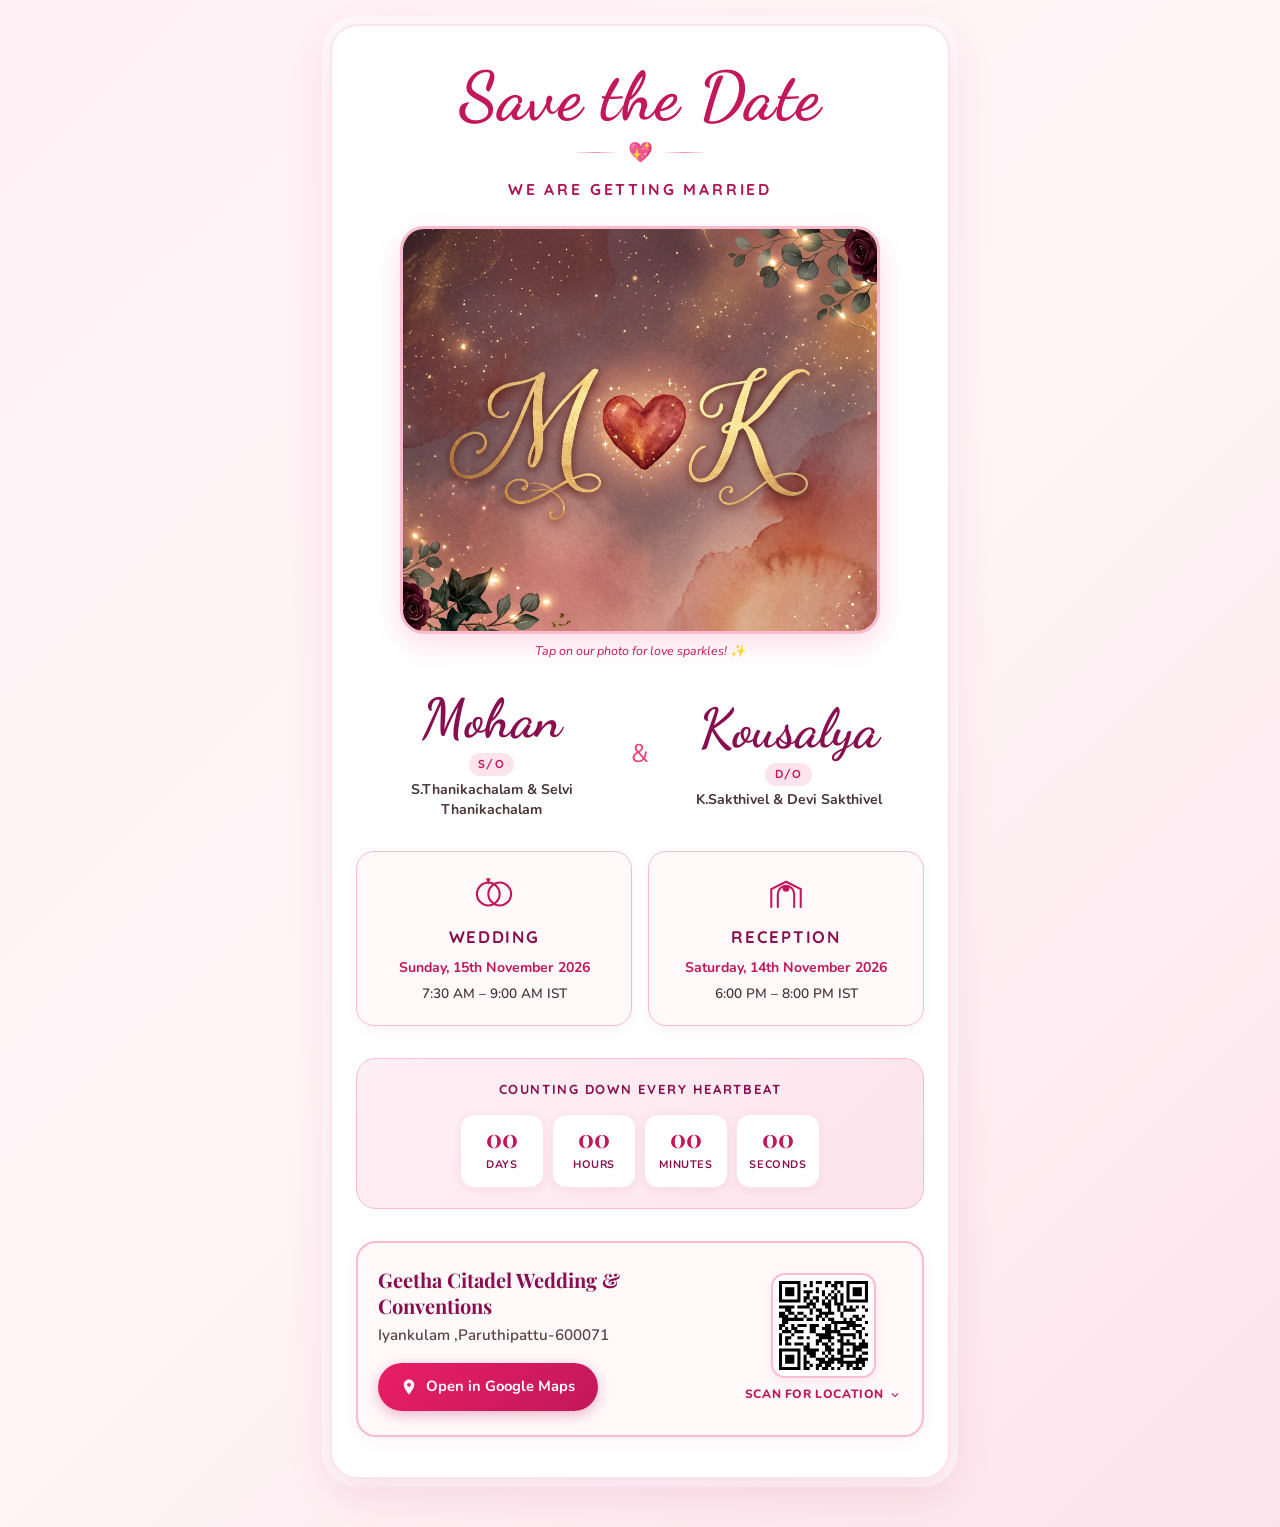
<file: index.html>
<!DOCTYPE html>
<html lang="en">
<head>
  <meta charset="UTF-8">
  <meta name="viewport" content="width=device-width, initial-scale=1.0, viewport-fit=cover">
  <title>Save the Date | Kousalya &amp; Mohan | Romantic Wedding Invitation</title>
  
  <meta name="description" content="Save the Date for the wedding of Kousalya and Mohan. Sunday, 15th November 2026 at Geetha Citadel Wedding &amp; Conventions.">
  <meta name="theme-color" content="#C2185B">

  <meta property="og:title" content="Save the Date — Kousalya &amp; Mohan">
  <meta property="og:description" content="We are getting married! Sunday, 15th November 2026 at Geetha Citadel Wedding &amp; Conventions.">
  <meta property="og:image" content="./assets/couple.jpg">
  <meta property="og:type" content="website">

  <link rel="icon" type="image/svg+xml" href="./assets/favicon.svg">

  <link rel="preconnect" href="https://fonts.googleapis.com">
  <link rel="preconnect" href="https://fonts.gstatic.com" crossorigin>
  <link href="https://fonts.googleapis.com/css2?family=Dancing+Script:wght@600;700&family=Nunito:wght@400;600;700;800&family=Playfair+Display:ital,wght@0,600;0,700;1,400&family=Quicksand:wght@500;600;700&display=swap" rel="stylesheet">

  <style>
    *, *::before, *::after { box-sizing: border-box; margin: 0; padding: 0; }
    :root {
      --font-romantic-script: 'Dancing Script', cursive;
      --font-heading-warm: 'Playfair Display', Georgia, serif;
      --color-rose-deep: #C2185B;
      --color-rose-gold: #D8829D;
    }

    body {
      background: linear-gradient(135deg, #FFF0F5 0%, #FFF5F7 50%, #FCE4EC 100%);
      min-height: 100vh;
      color: #4A3539;
      font-family: 'Nunito', -apple-system, sans-serif;
      line-height: 1.6;
    }

    .romantic-card-container {
      max-width: 620px;
      margin: 1.5rem auto 3rem;
      background: #FFFFFF;
      border-radius: 28px;
      padding: 2.25rem 1.5rem 2.5rem;
      box-shadow: 0 16px 45px rgba(194, 24, 91, 0.12), 0 0 0 8px rgba(255, 255, 255, 0.7);
      border: 2px solid #FCE4EC;
      position: relative;
      overflow: hidden;
    }

    .romantic-header-box { text-align: center; margin-bottom: 1.5rem; }
    .romantic-script-title {
      font-family: var(--font-romantic-script);
      font-size: clamp(3rem, 9vw, 4.2rem);
      color: var(--color-rose-deep);
      line-height: 1.05;
      margin: 0;
      letter-spacing: 0.02em;
    }

    .heart-divider-row {
      display: flex;
      align-items: center;
      justify-content: center;
      gap: 0.6rem;
      margin: 0.25rem 0 0.5rem;
    }

    .heart-pulse {
      font-size: 1.25rem;
      animation: gentleHeartBeat 1.8s ease-in-out infinite;
      display: inline-block;
    }

    @keyframes gentleHeartBeat {
      0%, 100% { transform: scale(1); }
      50% { transform: scale(1.15); }
    }

    .rose-line {
      height: 1.5px;
      width: 45px;
      background: linear-gradient(90deg, transparent, #F48FB1, transparent);
    }

    .romantic-subtag {
      font-family: 'Quicksand', sans-serif;
      font-size: clamp(0.85rem, 2.5vw, 0.98rem);
      font-weight: 700;
      letter-spacing: 0.18em;
      text-transform: uppercase;
      color: #AD1457;
      margin: 0;
    }

    .romantic-portrait-section {
      text-align: center;
      margin-bottom: 1.75rem;
      position: relative;
    }

    .romantic-photo-frame {
      border-radius: 24px;
      overflow: hidden;
      border: 3.5px solid #F8BBD0;
      box-shadow: 0 10px 28px rgba(233, 30, 99, 0.15);
      background: #FFF;
      max-width: 480px;
      margin: 0 auto;
      aspect-ratio: 4 / 3.4;
      cursor: pointer;
    }

    .romantic-photo-frame img {
      width: 100%;
      height: 100%;
      object-fit: cover;
      object-position: center top;
      display: block;
      transition: transform 0.4s ease;
    }

    .romantic-photo-frame:hover img { transform: scale(1.02); }

    .sparkle-hint {
      font-size: 0.78rem;
      color: #C2185B;
      font-style: italic;
      margin-top: 0.45rem;
    }

    .romantic-names-grid {
      display: grid;
      grid-template-columns: 1fr auto 1fr;
      align-items: center;
      gap: 0.75rem;
      text-align: center;
      margin-bottom: 2rem;
      padding: 0 0.5rem;
    }

    .romantic-person-name {
      font-family: var(--font-romantic-script);
      font-size: clamp(2.5rem, 7vw, 3.4rem);
      color: #880E4F;
      line-height: 1.1;
      margin: 0 0 0.15rem;
    }

    .romantic-parent-badge {
      font-family: 'Quicksand', sans-serif;
      font-size: 0.72rem;
      font-weight: 700;
      color: #C2185B;
      text-transform: uppercase;
      letter-spacing: 0.1em;
      background: #FCE4EC;
      padding: 0.15rem 0.6rem;
      border-radius: 12px;
      display: inline-block;
      margin-bottom: 0.25rem;
    }

    .romantic-parent-names {
      font-size: 0.88rem;
      font-weight: 700;
      color: #4A3539;
      line-height: 1.4;
    }

    .romantic-center-heart { font-size: 1.6rem; color: #EC407A; }

    .romantic-events-grid {
      display: grid;
      grid-template-columns: 1fr 1fr;
      gap: 1rem;
      margin-bottom: 2rem;
    }

    .romantic-event-card {
      background: #FFF9FA;
      border: 1.5px solid #F8BBD0;
      border-radius: 18px;
      padding: 1.25rem 0.75rem;
      text-align: center;
      box-shadow: 0 4px 14px rgba(194, 24, 91, 0.05);
    }

    .romantic-event-icon {
      width: 44px;
      height: 44px;
      margin: 0 auto 0.5rem;
      display: flex;
      align-items: center;
      justify-content: center;
    }

    .romantic-event-title {
      font-family: 'Quicksand', sans-serif;
      font-size: 1.05rem;
      font-weight: 800;
      letter-spacing: 0.1em;
      color: #880E4F;
      margin-bottom: 0.35rem;
      text-transform: uppercase;
    }

    .romantic-event-date {
      font-size: 0.88rem;
      font-weight: 700;
      color: #C2185B;
      margin-bottom: 0.25rem;
    }

    .romantic-event-time { font-size: 0.85rem; font-weight: 600; color: #4A3539; }

    .romantic-countdown-box {
      background: linear-gradient(135deg, #FFF0F5, #FCE4EC);
      border-radius: 20px;
      padding: 1.25rem 1rem;
      text-align: center;
      margin-bottom: 2rem;
      border: 1px solid #F8BBD0;
    }

    .romantic-countdown-heading {
      font-family: 'Quicksand', sans-serif;
      font-size: 0.82rem;
      font-weight: 700;
      letter-spacing: 0.12em;
      text-transform: uppercase;
      color: #880E4F;
      margin-bottom: 0.85rem;
    }

    .romantic-countdown-grid {
      display: grid;
      grid-template-columns: repeat(4, 1fr);
      gap: 0.5rem;
      max-width: 360px;
      margin: 0 auto;
    }

    .romantic-count-pill {
      background: #FFFFFF;
      border-radius: 14px;
      padding: 0.6rem 0.3rem;
      box-shadow: 0 2px 8px rgba(194, 24, 91, 0.08);
      border: 1px solid #FCE4EC;
    }

    .romantic-count-num {
      font-family: var(--font-heading-warm);
      font-size: 1.55rem;
      font-weight: 700;
      color: #C2185B;
      display: block;
      line-height: 1.1;
    }

    .romantic-count-lbl {
      font-size: 0.68rem;
      font-weight: 700;
      color: #880E4F;
      text-transform: uppercase;
      letter-spacing: 0.06em;
      margin-top: 0.2rem;
    }

    /* Location & QR Code (NO "Venue" word!) */
    .romantic-location-card {
      background: #FFF9FA;
      border: 2px solid #F8BBD0;
      border-radius: 20px;
      padding: 1.5rem 1.25rem;
      box-shadow: 0 4px 18px rgba(194, 24, 91, 0.06);
    }

    .romantic-location-flex {
      display: flex;
      flex-direction: column;
      align-items: center;
      text-align: center;
      gap: 1.25rem;
    }

    @media (min-width: 480px) {
      .romantic-location-flex {
        flex-direction: row;
        text-align: left;
        justify-content: space-between;
      }
    }

    .romantic-loc-text { flex: 1; }

    .romantic-hall-title {
      font-family: var(--font-heading-warm);
      font-size: 1.25rem;
      font-weight: 700;
      color: #880E4F;
      line-height: 1.3;
      margin-bottom: 0.35rem;
    }

    .romantic-hall-address {
      font-size: 0.95rem;
      color: #5A4247;
      font-weight: 600;
      line-height: 1.5;
      margin-bottom: 1rem;
    }

    .btn-romantic-directions {
      display: inline-flex;
      align-items: center;
      gap: 0.5rem;
      background: linear-gradient(135deg, #E91E63, #C2185B);
      color: #FFFFFF;
      font-weight: 700;
      font-size: 0.92rem;
      padding: 0.75rem 1.4rem;
      border-radius: 50px;
      text-decoration: none;
      box-shadow: 0 4px 14px rgba(194, 24, 91, 0.3);
    }

    .btn-romantic-directions:hover { background: #D81B60; }

    .romantic-qr-col {
      display: flex;
      flex-direction: column;
      align-items: center;
      flex-shrink: 0;
    }

    .romantic-qr-box {
      width: 105px;
      height: 105px;
      border: 2px solid #F8BBD0;
      border-radius: 14px;
      padding: 6px;
      background: #FFFFFF;
      box-shadow: 0 4px 12px rgba(194, 24, 91, 0.08);
      display: flex;
      align-items: center;
      justify-content: center;
    }

    .romantic-qr-box img { width: 100%; height: 100%; display: block; }

    .romantic-qr-label {
      display: flex;
      align-items: center;
      gap: 0.25rem;
      font-size: 0.75rem;
      font-weight: 800;
      color: #C2185B;
      text-transform: uppercase;
      letter-spacing: 0.05em;
      margin-top: 0.45rem;
    }

    @media (max-width: 440px) {
      .romantic-events-grid { grid-template-columns: 1fr; }
      .romantic-names-grid { grid-template-columns: 1fr; gap: 1.25rem; }
    }
  </style>
</head>
<body>

  <main class="romantic-card-container">

    <header class="romantic-header-box">
      <h1 class="romantic-script-title">Save the Date</h1>
      
      <div class="heart-divider-row" aria-hidden="true">
        <span class="rose-line"></span>
        <span class="heart-pulse">💖</span>
        <span class="rose-line"></span>
      </div>

      <p class="romantic-subtag">WE ARE GETTING MARRIED</p>
    </header>

    <section class="romantic-portrait-section" aria-label="Photograph of the Couple">
      <div class="romantic-photo-frame js-tap-hearts" title="Tap our photo for love!">
        <img src="./assets/couple.jpg" alt="Photograph of Bride Kousalya and Groom Mohan together">
      </div>
      <p class="sparkle-hint">Tap on our photo for love sparkles! ✨</p>
    </section>

    <section class="romantic-names-grid" aria-label="Couple and Parents">
            <div>
        <h2 class="romantic-person-name">Mohan</h2>
        <span class="romantic-parent-badge">S/O</span>
        <p class="romantic-parent-names">S.Thanikachalam &amp; Selvi Thanikachalam</p>
      </div>
      <div class="romantic-center-heart" aria-hidden="true">&amp;</div>

      <div>
        <h2 class="romantic-person-name">Kousalya</h2>
        <span class="romantic-parent-badge">D/O</span>
        <p class="romantic-parent-names">K.Sakthivel &amp; Devi Sakthivel</p>
      </div>

    </section>

    <section class="romantic-events-grid" aria-label="Wedding and Reception Events">
      <article class="romantic-event-card">
        <div class="romantic-event-icon" aria-hidden="true">
          <svg viewBox="0 0 54 44" width="44" height="36" fill="none" stroke="#C2185B" stroke-width="2.5">
            <circle cx="20" cy="22" r="14"/>
            <circle cx="34" cy="22" r="14"/>
            <path d="M20 7l1-3h-2l1 3z" fill="#C2185B"/>
          </svg>
        </div>
        <h3 class="romantic-event-title">WEDDING</h3>
        <p class="romantic-event-date">Sunday, 15th November 2026</p>
        <p class="romantic-event-time">7:30 AM – 9:00 AM IST</p>
      </article>

      <article class="romantic-event-card">
        <div class="romantic-event-icon" aria-hidden="true">
          <svg viewBox="0 0 48 44" width="40" height="36" fill="none" stroke="#C2185B" stroke-width="2.5">
            <path d="M6 38V16l18-9 18 9v22" stroke-linecap="round"/>
            <path d="M14 38V22a10 10 0 0 1 20 0v16" stroke-linecap="round"/>
            <circle cx="24" cy="15" r="3" fill="#C2185B"/>
          </svg>
        </div>
        <h3 class="romantic-event-title">RECEPTION</h3>
        <p class="romantic-event-date">Saturday, 14th November 2026</p>
        <p class="romantic-event-time">6:00 PM – 8:00 PM IST</p>
      </article>
    </section>

    <section class="romantic-countdown-box" id="wedding-countdown" aria-label="Countdown to Wedding">
      <p class="romantic-countdown-heading">Counting Down Every Heartbeat</p>
      
      <div class="romantic-countdown-grid">
        <div class="romantic-count-pill">
          <span class="romantic-count-num countdown-days">00</span>
          <span class="romantic-count-lbl">Days</span>
        </div>
        <div class="romantic-count-pill">
          <span class="romantic-count-num countdown-hours">00</span>
          <span class="romantic-count-lbl">Hours</span>
        </div>
        <div class="romantic-count-pill">
          <span class="romantic-count-num countdown-minutes">00</span>
          <span class="romantic-count-lbl">Minutes</span>
        </div>
        <div class="romantic-count-pill">
          <span class="romantic-count-num countdown-seconds">00</span>
          <span class="romantic-count-lbl">Seconds</span>
        </div>
      </div>
    </section>

    <!-- Location & QR Code (NO "Venue" word!) -->
    <section class="romantic-location-card" aria-label="Location and Directions">
      <div class="romantic-location-flex">
        <div class="romantic-loc-text">
          <h2 class="romantic-hall-title">Geetha Citadel Wedding &amp; Conventions</h2>
          <p class="romantic-hall-address">Iyankulam ,Paruthipattu-600071</p>
          
          <a href="https://share.google/IbbWh7woegGU9tjHQ" target="_blank" rel="noopener noreferrer" class="btn-romantic-directions js-google-maps-btn" aria-label="Open location in Google Maps">
            <svg viewBox="0 0 24 24" width="18" height="18" fill="currentColor" aria-hidden="true">
              <path d="M12 2C8.13 2 5 5.13 5 9c0 5.25 7 13 7 13s7-7.75 7-13c0-3.87-3.13-7-7-7zm0 9.5a2.5 2.5 0 0 1 0-5 2.5 2.5 0 0 1 0 5z"/>
            </svg>
            <span>Open in Google Maps</span>
          </a>
        </div>

        <div class="romantic-qr-col">
          <div class="romantic-qr-box">
            <img src="./assets/location-qr.svg" alt="Scan for Location QR Code">
          </div>
          <div class="romantic-qr-label">
            <span>Scan for Location</span>
            <svg viewBox="0 0 24 24" width="14" height="14" fill="#C2185B" aria-hidden="true">
              <path d="M16.59 8.59L12 13.17 7.41 8.59 6 10l6 6 6-6z"/>
            </svg>
          </div>
        </div>
      </div>
    </section>

  </main>

  <script src="./js/wedding-data.js"></script>
  <script src="./website-2-romantic/js/app.js"></script>
</body>
</html>
</file>
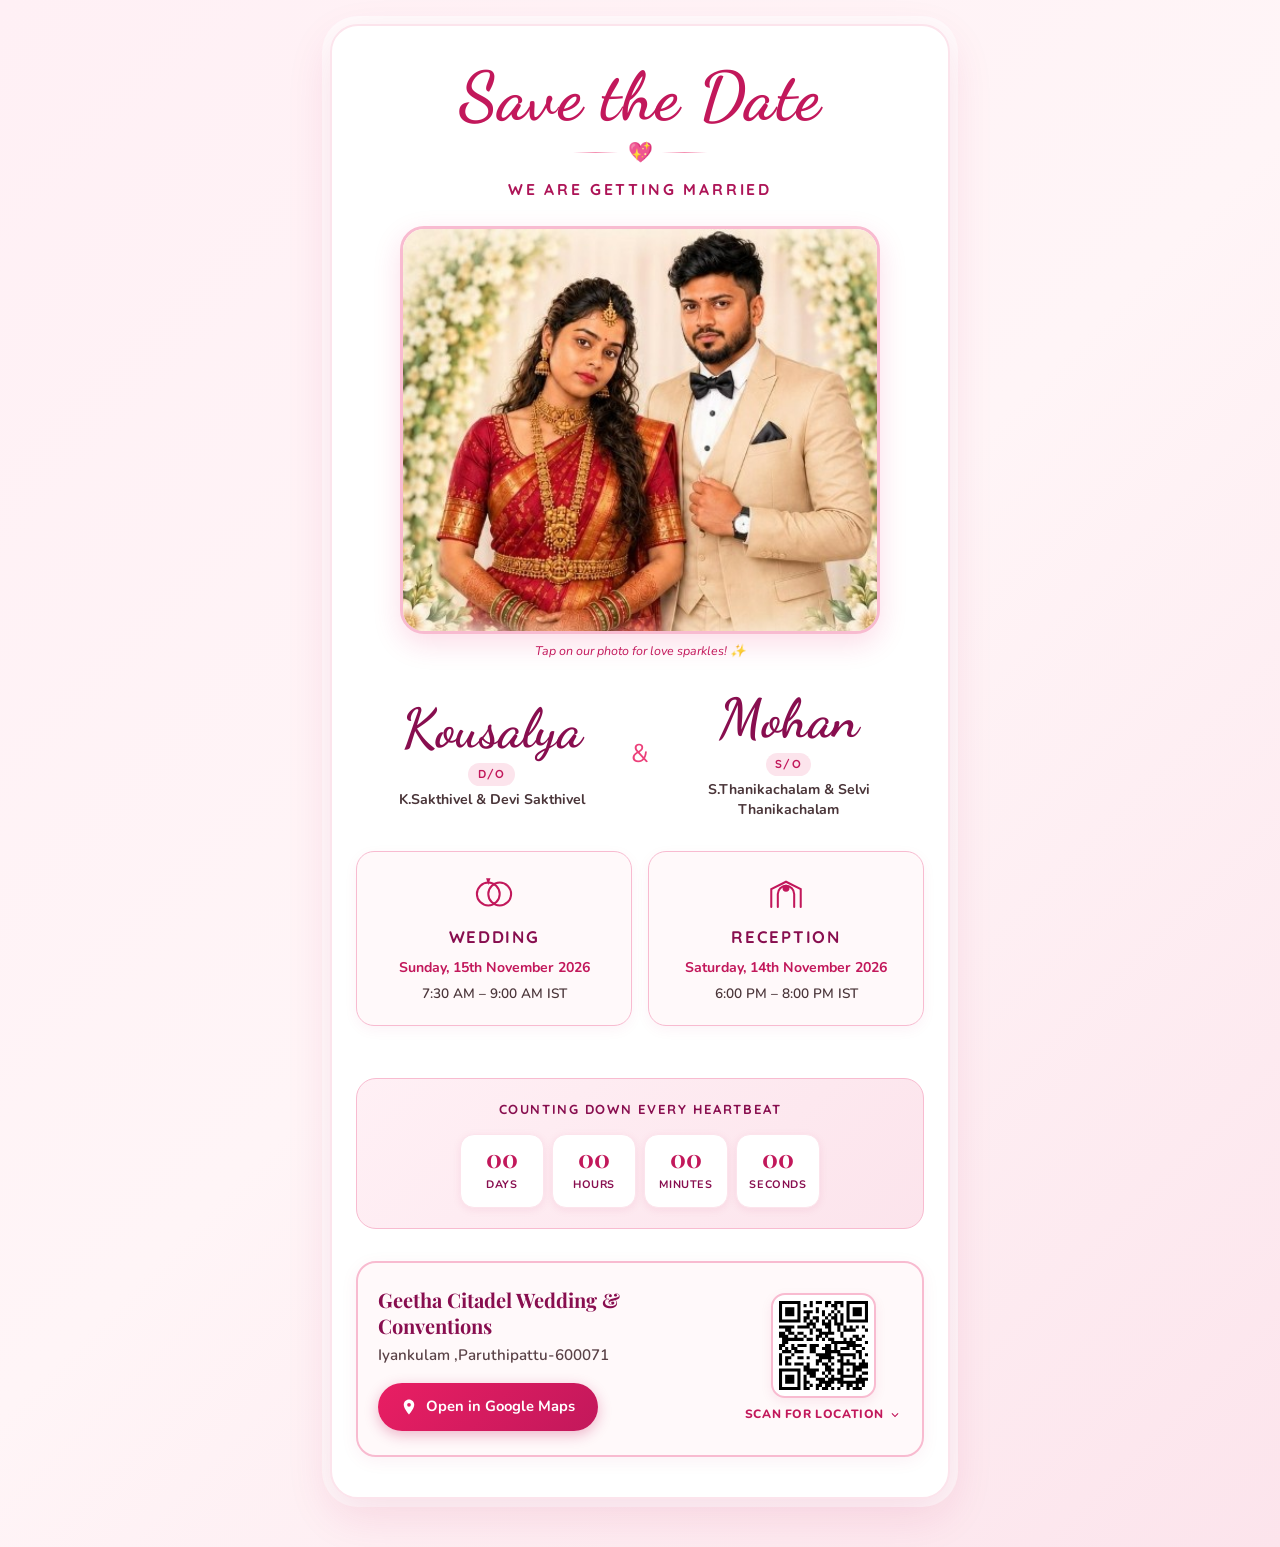
<file: website-2-romantic/index.html>
<!DOCTYPE html>
<html lang="en">
<head>
  <meta charset="UTF-8">
  <meta name="viewport" content="width=device-width, initial-scale=1.0, viewport-fit=cover">
  <title>Save the Date | Kousalya &amp; Mohan | Romantic Wedding Invitation</title>
  
  <meta name="description" content="Save the Date for the wedding of Kousalya and Mohan. Sunday, 15th November 2026 at Geetha Citadel Wedding &amp; Conventions.">
  <meta name="theme-color" content="#C2185B">

  <!-- Open Graph -->
  <meta property="og:title" content="Save the Date — Kousalya &amp; Mohan">
  <meta property="og:description" content="We are getting married! Sunday, 15th November 2026 at Geetha Citadel Wedding &amp; Conventions.">
  <meta property="og:image" content="./assets/couple.jpg">
  <meta property="og:type" content="website">

  <link rel="icon" type="image/svg+xml" href="./assets/favicon.svg">
  <link rel="stylesheet" href="./css/style.css">

  <!-- Google Fonts: Romantic Script, Warm Heading, Clean UI -->
  <link rel="preconnect" href="https://fonts.googleapis.com">
  <link rel="preconnect" href="https://fonts.gstatic.com" crossorigin>
  <link href="https://fonts.googleapis.com/css2?family=Dancing+Script:wght@600;700&family=Nunito:wght@400;600;700;800&family=Playfair+Display:ital,wght@0,600;0,700;1,400&family=Quicksand:wght@500;600;700&display=swap" rel="stylesheet">

  <style>
    :root {
      --font-romantic-script: 'Dancing Script', cursive;
      --font-heading-warm: 'Playfair Display', Georgia, serif;
      --color-rose-deep: #C2185B;
      --color-rose-gold: #D8829D;
      --color-blush-card: #FFFFFF;
    }

    body {
      background: linear-gradient(135deg, #FFF0F5 0%, #FFF5F7 50%, #FCE4EC 100%);
      min-height: 100vh;
      color: #4A3539;
      font-family: 'Nunito', -apple-system, sans-serif;
    }

    .romantic-card-container {
      max-width: 620px;
      margin: 1.5rem auto 3rem;
      background: #FFFFFF;
      border-radius: 28px;
      padding: 2.25rem 1.5rem 2.5rem;
      box-shadow: 0 16px 45px rgba(194, 24, 91, 0.12), 0 0 0 8px rgba(255, 255, 255, 0.7);
      border: 2px solid #FCE4EC;
      position: relative;
      overflow: hidden;
    }

    /* Header */
    .romantic-header-box {
      text-align: center;
      margin-bottom: 1.5rem;
    }

    .romantic-script-title {
      font-family: var(--font-romantic-script);
      font-size: clamp(3rem, 9vw, 4.2rem);
      color: var(--color-rose-deep);
      line-height: 1.05;
      margin: 0;
      letter-spacing: 0.02em;
    }

    .heart-divider-row {
      display: flex;
      align-items: center;
      justify-content: center;
      gap: 0.6rem;
      margin: 0.25rem 0 0.5rem;
    }

    .heart-pulse {
      font-size: 1.25rem;
      animation: gentleHeartBeat 1.8s ease-in-out infinite;
      display: inline-block;
    }

    @keyframes gentleHeartBeat {
      0%, 100% { transform: scale(1); }
      50% { transform: scale(1.15); }
    }

    .rose-line {
      height: 1.5px;
      width: 45px;
      background: linear-gradient(90deg, transparent, #F48FB1, transparent);
    }

    .romantic-subtag {
      font-family: 'Quicksand', sans-serif;
      font-size: clamp(0.85rem, 2.5vw, 0.98rem);
      font-weight: 700;
      letter-spacing: 0.18em;
      text-transform: uppercase;
      color: #AD1457;
      margin: 0;
    }

    /* Couple Portrait */
    .romantic-portrait-section {
      text-align: center;
      margin-bottom: 1.75rem;
      position: relative;
    }

    .romantic-photo-frame {
      border-radius: 24px;
      overflow: hidden;
      border: 3.5px solid #F8BBD0;
      box-shadow: 0 10px 28px rgba(233, 30, 99, 0.15);
      background: #FFF;
      max-width: 480px;
      margin: 0 auto;
      aspect-ratio: 4 / 3.4;
      cursor: pointer;
      position: relative;
    }

    .romantic-photo-frame img {
      width: 100%;
      height: 100%;
      object-fit: cover;
      object-position: center top;
      display: block;
      transition: transform 0.4s ease;
    }

    .romantic-photo-frame:hover img {
      transform: scale(1.02);
    }

    .sparkle-hint {
      font-size: 0.78rem;
      color: #C2185B;
      font-style: italic;
      margin-top: 0.45rem;
    }

    /* Names & Parents */
    .romantic-names-grid {
      display: grid;
      grid-template-columns: 1fr auto 1fr;
      align-items: center;
      gap: 0.75rem;
      text-align: center;
      margin-bottom: 2rem;
      padding: 0 0.5rem;
    }

    .romantic-person-name {
      font-family: var(--font-romantic-script);
      font-size: clamp(2.5rem, 7vw, 3.4rem);
      color: #880E4F;
      line-height: 1.1;
      margin: 0 0 0.15rem;
    }

    .romantic-parent-badge {
      font-family: 'Quicksand', sans-serif;
      font-size: 0.72rem;
      font-weight: 700;
      color: #C2185B;
      text-transform: uppercase;
      letter-spacing: 0.1em;
      background: #FCE4EC;
      padding: 0.15rem 0.6rem;
      border-radius: 12px;
      display: inline-block;
      margin-bottom: 0.25rem;
    }

    .romantic-parent-names {
      font-size: 0.88rem;
      font-weight: 700;
      color: #4A3539;
      line-height: 1.4;
    }

    .romantic-center-heart {
      font-size: 1.6rem;
      color: #EC407A;
    }

    /* Events Section */
    .romantic-events-grid {
      display: grid;
      grid-template-columns: 1fr 1fr;
      gap: 1rem;
      margin-bottom: 2rem;
    }

    .romantic-event-card {
      background: #FFF9FA;
      border: 1.5px solid #F8BBD0;
      border-radius: 18px;
      padding: 1.25rem 0.75rem;
      text-align: center;
      box-shadow: 0 4px 14px rgba(194, 24, 91, 0.05);
      transition: transform 0.3s ease;
    }

    .romantic-event-card:hover {
      transform: translateY(-2px);
    }

    .romantic-event-icon {
      width: 44px;
      height: 44px;
      margin: 0 auto 0.5rem;
      display: flex;
      align-items: center;
      justify-content: center;
    }

    .romantic-event-title {
      font-family: 'Quicksand', sans-serif;
      font-size: 1.05rem;
      font-weight: 800;
      letter-spacing: 0.1em;
      color: #880E4F;
      margin-bottom: 0.35rem;
      text-transform: uppercase;
    }

    .romantic-event-date {
      font-size: 0.88rem;
      font-weight: 700;
      color: #C2185B;
      margin-bottom: 0.25rem;
    }

    .romantic-event-time {
      font-size: 0.85rem;
      font-weight: 600;
      color: #4A3539;
    }

    /* Countdown Section */
    .romantic-countdown-box {
      background: linear-gradient(135deg, #FFF0F5, #FCE4EC);
      border-radius: 20px;
      padding: 1.25rem 1rem;
      text-align: center;
      margin-bottom: 2rem;
      border: 1px solid #F8BBD0;
    }

    .romantic-countdown-heading {
      font-family: 'Quicksand', sans-serif;
      font-size: 0.82rem;
      font-weight: 700;
      letter-spacing: 0.12em;
      text-transform: uppercase;
      color: #880E4F;
      margin-bottom: 0.85rem;
    }

    .romantic-countdown-grid {
      display: grid;
      grid-template-columns: repeat(4, 1fr);
      gap: 0.5rem;
      max-width: 360px;
      margin: 0 auto;
    }

    .romantic-count-pill {
      background: #FFFFFF;
      border-radius: 14px;
      padding: 0.6rem 0.3rem;
      box-shadow: 0 2px 8px rgba(194, 24, 91, 0.08);
      border: 1px solid #FCE4EC;
    }

    .romantic-count-num {
      font-family: var(--font-heading-warm);
      font-size: 1.55rem;
      font-weight: 700;
      color: #C2185B;
      display: block;
      line-height: 1.1;
    }

    .romantic-count-lbl {
      font-size: 0.68rem;
      font-weight: 700;
      color: #880E4F;
      text-transform: uppercase;
      letter-spacing: 0.06em;
      margin-top: 0.2rem;
    }

    /* Location & QR Code Section (NO "Venue" word!) */
    .romantic-location-card {
      background: #FFF9FA;
      border: 2px solid #F8BBD0;
      border-radius: 20px;
      padding: 1.5rem 1.25rem;
      box-shadow: 0 4px 18px rgba(194, 24, 91, 0.06);
    }

    .romantic-location-flex {
      display: flex;
      flex-direction: column;
      align-items: center;
      text-align: center;
      gap: 1.25rem;
    }

    @media (min-width: 480px) {
      .romantic-location-flex {
        flex-direction: row;
        text-align: left;
        justify-content: space-between;
      }
    }

    .romantic-loc-text {
      flex: 1;
    }

    .romantic-hall-title {
      font-family: var(--font-heading-warm);
      font-size: 1.25rem;
      font-weight: 700;
      color: #880E4F;
      line-height: 1.3;
      margin-bottom: 0.35rem;
    }

    .romantic-hall-address {
      font-size: 0.95rem;
      color: #5A4247;
      font-weight: 600;
      line-height: 1.5;
      margin-bottom: 1rem;
    }

    .btn-romantic-directions {
      display: inline-flex;
      align-items: center;
      gap: 0.5rem;
      background: linear-gradient(135deg, #E91E63, #C2185B);
      color: #FFFFFF;
      font-weight: 700;
      font-size: 0.92rem;
      padding: 0.75rem 1.4rem;
      border-radius: 50px;
      text-decoration: none;
      box-shadow: 0 4px 14px rgba(194, 24, 91, 0.3);
      transition: all 0.2s ease;
    }

    .btn-romantic-directions:hover {
      background: #D81B60;
      transform: translateY(-1px);
    }

    .romantic-qr-col {
      display: flex;
      flex-direction: column;
      align-items: center;
      flex-shrink: 0;
    }

    .romantic-qr-box {
      width: 105px;
      height: 105px;
      border: 2px solid #F8BBD0;
      border-radius: 14px;
      padding: 6px;
      background: #FFFFFF;
      box-shadow: 0 4px 12px rgba(194, 24, 91, 0.08);
      display: flex;
      align-items: center;
      justify-content: center;
    }

    .romantic-qr-box img {
      width: 100%;
      height: 100%;
      display: block;
    }

    .romantic-qr-label {
      display: flex;
      align-items: center;
      gap: 0.25rem;
      font-size: 0.75rem;
      font-weight: 800;
      color: #C2185B;
      text-transform: uppercase;
      letter-spacing: 0.05em;
      margin-top: 0.45rem;
    }

    @media (max-width: 440px) {
      .romantic-events-grid {
        grid-template-columns: 1fr;
      }
      .romantic-names-grid {
        grid-template-columns: 1fr;
        gap: 1.25rem;
      }
    }
  </style>
</head>
<body>

  <main class="romantic-card-container">

    <!-- 1. Header: Save the Date & We Are Getting Married -->
    <header class="romantic-header-box">
      <h1 class="romantic-script-title">Save the Date</h1>
      
      <div class="heart-divider-row" aria-hidden="true">
        <span class="rose-line"></span>
        <span class="heart-pulse">💖</span>
        <span class="rose-line"></span>
      </div>

      <p class="romantic-subtag">WE ARE GETTING MARRIED</p>
    </header>

    <!-- 2. Couple Photograph -->
    <section class="romantic-portrait-section" aria-label="Photograph of the Couple">
      <div class="romantic-photo-frame js-tap-hearts" title="Tap our photo for love!">
        <img src="./assets/couple.jpg" alt="Photograph of Bride Kousalya and Groom Mohan together" data-wedding-src="couple.photo">
      </div>
      <p class="sparkle-hint">Tap on our photo for love sparkles! ✨</p>
    </section>

    <!-- 3. Couple Names & Parents -->
    <section class="romantic-names-grid" aria-label="Couple and Parents">
      <div>
        <h2 class="romantic-person-name">Kousalya</h2>
        <span class="romantic-parent-badge">D/O</span>
        <p class="romantic-parent-names">K.Sakthivel &amp; Devi Sakthivel</p>
      </div>

      <div class="romantic-center-heart" aria-hidden="true">&amp;</div>

      <div>
        <h2 class="romantic-person-name">Mohan</h2>
        <span class="romantic-parent-badge">S/O</span>
        <p class="romantic-parent-names">S.Thanikachalam &amp; Selvi Thanikachalam</p>
      </div>
    </section>

    <!-- 4. Events (Wedding & Reception) -->
    <section class="romantic-events-grid" aria-label="Wedding and Reception Events">
      <!-- Wedding Card -->
      <article class="romantic-event-card">
        <div class="romantic-event-icon" aria-hidden="true">
          <!-- Romantic Interlocking Rings SVG -->
          <svg viewBox="0 0 54 44" width="44" height="36" fill="none" stroke="#C2185B" stroke-width="2.5">
            <circle cx="20" cy="22" r="14"/>
            <circle cx="34" cy="22" r="14"/>
            <path d="M20 7l1-3h-2l1 3z" fill="#C2185B"/>
          </svg>
        </div>
        <h3 class="romantic-event-title">WEDDING</h3>
        <p class="romantic-event-date">Sunday, 15th November 2026</p>
        <p class="romantic-event-time">7:30 AM – 9:00 AM IST</p>
      </article>

      <!-- Reception Card -->
      <article class="romantic-event-card">
        <div class="romantic-event-icon" aria-hidden="true">
          <!-- Mandap Stage Arch SVG -->
          <svg viewBox="0 0 48 44" width="40" height="36" fill="none" stroke="#C2185B" stroke-width="2.5">
            <path d="M6 38V16l18-9 18 9v22" stroke-linecap="round"/>
            <path d="M14 38V22a10 10 0 0 1 20 0v16" stroke-linecap="round"/>
            <circle cx="24" cy="15" r="3" fill="#C2185B"/>
          </svg>
        </div>
        <h3 class="romantic-event-title">RECEPTION</h3>
        <p class="romantic-event-date">Saturday, 14th November 2026</p>
        <p class="romantic-event-time">6:00 PM – 8:00 PM IST</p>
      </article>
    </section>

    <!-- 5. Countdown to Wedding Date -->
    <section class="romantic-countdown-box" id="wedding-countdown" aria-label="Countdown to Wedding">
      <p class="romantic-countdown-heading">Counting Down Every Heartbeat</p>
      
      <div class="romantic-countdown-grid">
        <div class="romantic-count-pill">
          <span class="romantic-count-num countdown-days">00</span>
          <span class="romantic-count-lbl">Days</span>
        </div>
        <div class="romantic-count-pill">
          <span class="romantic-count-num countdown-hours">00</span>
          <span class="romantic-count-lbl">Hours</span>
        </div>
        <div class="romantic-count-pill">
          <span class="romantic-count-num countdown-minutes">00</span>
          <span class="romantic-count-lbl">Minutes</span>
        </div>
        <div class="romantic-count-pill">
          <span class="romantic-count-num countdown-seconds">00</span>
          <span class="romantic-count-lbl">Seconds</span>
        </div>
      </div>
    </section>

    <!-- 6. Location & QR Code (NO "Venue" word!) -->
    <section class="romantic-location-card" aria-label="Location and Directions">
      <div class="romantic-location-flex">
        <div class="romantic-loc-text">
          <h2 class="romantic-hall-title">Geetha Citadel Wedding &amp; Conventions</h2>
          <p class="romantic-hall-address">Iyankulam ,Paruthipattu-600071</p>
          
          <a href="https://share.google/IbbWh7woegGU9tjHQ" target="_blank" rel="noopener noreferrer" class="btn-romantic-directions js-google-maps-btn" aria-label="Open location in Google Maps">
            <svg viewBox="0 0 24 24" width="18" height="18" fill="currentColor" aria-hidden="true">
              <path d="M12 2C8.13 2 5 5.13 5 9c0 5.25 7 13 7 13s7-7.75 7-13c0-3.87-3.13-7-7-7zm0 9.5a2.5 2.5 0 0 1 0-5 2.5 2.5 0 0 1 0 5z"/>
            </svg>
            <span>Open in Google Maps</span>
          </a>
        </div>

        <div class="romantic-qr-col">
          <div class="romantic-qr-box">
            <img src="./assets/location-qr.svg" alt="Scan for Location QR Code">
          </div>
          <div class="romantic-qr-label">
            <span>Scan for Location</span>
            <svg viewBox="0 0 24 24" width="14" height="14" fill="#C2185B" aria-hidden="true">
              <path d="M16.59 8.59L12 13.17 7.41 8.59 6 10l6 6 6-6z"/>
            </svg>
          </div>
        </div>
      </div>
    </section>

  </main>

  <!-- Scripts -->
  <script src="./js/wedding-data.js"></script>
  <script src="./js/app.js"></script>
</body>
</html>
</file>
<file: website-2-romantic/css/style.css>
/**
 * ==============================================================================
 * WEBSITE 2: CUTE & ROMANTIC
 * Blush Pink, Peach, Cream, Muted Rose-Gold, Soft Curves & Playful Florals
 * Self-contained stylesheet
 * ==============================================================================
 */

:root {
  --color-romantic-bg: #FFF5F7;
  --color-romantic-card: #FFFFFF;
  --color-pink-soft: #FDE8ED;
  --color-pink-blush: #F8B4C0;
  --color-rose-gold: #B76E79;
  --color-rose-deep: #9E3D52;
  --color-rose-accent: #C2185B;
  --color-peach-light: #FFF0E6;
  --color-peach-accent: #FFAB91;
  --color-romantic-dark: #38272A;
  --color-romantic-muted: #6E5459;

  --font-script-title: "Great Vibes", "Playfair Display", cursive, serif;
  --font-heading-warm: "Playfair Display", "Georgia", serif;
  --font-sans-friendly: "Nunito", -apple-system, BlinkMacSystemFont, "Segoe UI", Roboto, sans-serif;

  --shadow-sm: 0 2px 6px rgba(0, 0, 0, 0.05);
  --shadow-md: 0 6px 20px rgba(183, 110, 121, 0.12);
  --shadow-lg: 0 12px 35px rgba(183, 110, 121, 0.16);

  --transition-fast: 0.2s cubic-bezier(0.16, 1, 0.3, 1);
  --transition-smooth: 0.4s cubic-bezier(0.16, 1, 0.3, 1);

  --container-max: 680px;
  --touch-target-min: 48px;
}

*, *::before, *::after {
  box-sizing: border-box;
  margin: 0;
  padding: 0;
}

html {
  font-size: 16px;
  scroll-behavior: smooth;
  -webkit-text-size-adjust: 100%;
}

body {
  min-height: 100vh;
  line-height: 1.6;
  text-rendering: optimizeLegibility;
  -webkit-font-smoothing: antialiased;
  -moz-osx-font-smoothing: grayscale;
  overflow-x: hidden;
  font-family: var(--font-sans-friendly);
  background-color: var(--color-romantic-bg);
  color: var(--color-romantic-dark);
  background-image: 
    radial-gradient(#FAD2DC 1.2px, transparent 1.2px),
    radial-gradient(#FAD2DC 1.2px, var(--color-romantic-bg) 1.2px);
  background-size: 28px 28px;
  background-position: 0 0, 14px 14px;
}

img, svg {
  display: block;
  max-width: 100%;
  height: auto;
}

button, input, select, textarea {
  font: inherit;
  color: inherit;
}

a {
  color: inherit;
  text-decoration: none;
}

.sr-only {
  position: absolute;
  width: 1px;
  height: 1px;
  padding: 0;
  margin: -1px;
  overflow: hidden;
  clip: rect(0, 0, 0, 0);
  white-space: nowrap;
  border: 0;
}

:focus-visible {
  outline: 3px solid var(--color-rose-accent);
  outline-offset: 4px;
  border-radius: 4px;
}

/* Layout */
.invitation-wrapper {
  width: 100%;
  max-width: var(--container-max);
  margin-left: auto;
  margin-right: auto;
  min-height: 100vh;
  display: flex;
  flex-direction: column;
  position: relative;
  background-color: var(--color-romantic-card);
  box-shadow: 0 10px 40px rgba(183, 110, 121, 0.12);
  overflow: hidden;
}

@media (min-width: 680px) {
  .invitation-wrapper {
    margin-top: 1.5rem;
    margin-bottom: 2.5rem;
    border-radius: 24px;
  }
}

.invitation-section {
  padding: 2.25rem 1.25rem;
  position: relative;
}

/* Header */
.romantic-header {
  background: linear-gradient(180deg, #FFE4EC 0%, #FFF5F7 100%);
  padding: 2.5rem 1.25rem 1.5rem;
  text-align: center;
  position: relative;
  overflow: hidden;
}

.romantic-script-badge {
  font-family: var(--font-script-title);
  font-size: 2.4rem;
  color: var(--color-rose-accent);
  line-height: 1;
  margin-bottom: 0.25rem;
}

.romantic-main-headline {
  font-family: var(--font-heading-warm);
  font-size: 1.85rem;
  font-weight: 700;
  color: var(--color-rose-deep);
  margin-bottom: 0.35rem;
}

.romantic-tagline {
  font-size: 0.95rem;
  color: var(--color-romantic-muted);
  font-weight: 500;
}

/* Greeting Animation */
.romantic-greeting-section {
  padding: 1.5rem 1rem 1.75rem;
  text-align: center;
  background: #FFFFFF;
}

.romantic-svg-stage {
  max-width: 440px;
  margin: 0 auto;
  position: relative;
}

.romantic-greeting-controls {
  margin-top: 0.75rem;
  display: flex;
  justify-content: center;
  align-items: center;
  gap: 0.75rem;
}

.btn-replay-wave {
  background: #FFF0F5;
  border: 1px solid var(--color-pink-blush);
  color: var(--color-rose-deep);
  font-size: 0.85rem;
  font-weight: 600;
  padding: 0.45rem 1rem;
  border-radius: 20px;
  cursor: pointer;
  display: inline-flex;
  align-items: center;
  gap: 0.4rem;
  transition: all var(--transition-fast);
}

.btn-replay-wave:hover {
  background: #FCE4EC;
  border-color: var(--color-rose-gold);
}

/* Couple Presentation & Photos */
.romantic-couple-section {
  padding: 2rem 1.25rem;
  background: linear-gradient(180deg, #FFFFFF 0%, #FFF5F7 100%);
  text-align: center;
}

.romantic-couple-names {
  font-family: var(--font-heading-warm);
  font-size: 2.4rem;
  font-weight: 700;
  color: var(--color-rose-deep);
  margin-bottom: 0.5rem;
}

.romantic-date-pill {
  display: inline-block;
  background: linear-gradient(135deg, #F8B4C0, #FFAB91);
  color: #FFFFFF;
  font-size: 0.92rem;
  font-weight: 700;
  letter-spacing: 0.04em;
  padding: 0.4rem 1.25rem;
  border-radius: 30px;
  margin-bottom: 1.5rem;
  box-shadow: 0 4px 12px rgba(248, 180, 192, 0.4);
}

.romantic-photos-grid {
  display: grid;
  grid-template-columns: 1fr 1fr;
  gap: 1.25rem;
  max-width: 500px;
  margin: 1.5rem auto;
}

.romantic-photo-card {
  text-align: center;
}

.romantic-photo-frame {
  aspect-ratio: 3/5;
  border-radius: 20px;
  overflow: hidden;
  box-shadow: 0 8px 24px rgba(183, 110, 121, 0.15);
  border: 3px solid #FFFFFF;
  background: #FFFFFF;
  transition: transform var(--transition-smooth);
  cursor: pointer;
}

.romantic-photo-frame:hover {
  transform: translateY(-4px);
}

.romantic-photo-frame img {
  width: 100%;
  height: 100%;
  object-fit: contain;
}

.romantic-photo-name {
  font-family: var(--font-heading-warm);
  font-size: 1.25rem;
  font-weight: 700;
  color: var(--color-rose-deep);
  margin-top: 0.75rem;
}

.romantic-photo-role {
  font-size: 0.82rem;
  color: var(--color-rose-gold);
  font-weight: 600;
  text-transform: uppercase;
  letter-spacing: 0.05em;
}

/* Events */
.romantic-events-section {
  padding: 2.25rem 1.25rem;
  background-color: #FFFFFF;
}

.romantic-section-title {
  font-family: var(--font-heading-warm);
  font-size: 1.75rem;
  font-weight: 700;
  color: var(--color-rose-deep);
  text-align: center;
  margin-bottom: 0.35rem;
}

.romantic-section-subtitle {
  font-size: 0.95rem;
  color: var(--color-romantic-muted);
  text-align: center;
  margin-bottom: 1.75rem;
}

.romantic-event-card {
  background: #FFF9FA;
  border: 1.5px solid var(--color-pink-soft);
  border-radius: 20px;
  padding: 1.75rem 1.25rem;
  margin-bottom: 1.25rem;
  box-shadow: 0 4px 16px rgba(183, 110, 121, 0.06);
  position: relative;
  text-align: center;
  transition: transform var(--transition-fast);
}

.romantic-event-card:hover {
  transform: translateY(-2px);
  border-color: var(--color-pink-blush);
}

.romantic-event-icon-badge {
  width: 48px;
  height: 48px;
  border-radius: 50%;
  background: linear-gradient(135deg, #FFE4EC, #F8B4C0);
  display: inline-flex;
  align-items: center;
  justify-content: center;
  margin-bottom: 0.75rem;
  color: var(--color-rose-deep);
}

.romantic-badge-time {
  display: inline-block;
  background-color: var(--color-peach-light);
  color: #D84315;
  font-weight: 700;
  font-size: 0.88rem;
  padding: 0.3rem 0.9rem;
  border-radius: 20px;
  margin-bottom: 0.6rem;
}

/* Venue */
.romantic-venue-section {
  padding: 2.25rem 1.25rem;
  background: linear-gradient(180deg, #FFFFFF 0%, #FFF5F7 100%);
}

.romantic-venue-card {
  background: #FFFFFF;
  border: 2px solid var(--color-pink-blush);
  border-radius: 24px;
  padding: 2.25rem 1.5rem;
  box-shadow: 0 10px 30px rgba(183, 110, 121, 0.1);
  text-align: center;
  max-width: 540px;
  margin: 0 auto;
}

.romantic-venue-title {
  font-family: var(--font-heading-warm);
  font-size: 1.5rem;
  font-weight: 700;
  color: var(--color-rose-deep);
  margin-bottom: 0.4rem;
}

.venue-hall-tag {
  display: inline-block;
  font-size: 0.85rem;
  letter-spacing: 0.05em;
  text-transform: uppercase;
  padding: 0.2rem 0.8rem;
  border-radius: 20px;
  margin-bottom: 1rem;
  background: #FFF0F5;
  color: #C2185B;
  border: 1px solid #F8B4C0;
}

.venue-address-text {
  font-size: 1rem;
  line-height: 1.6;
  margin-bottom: 0.75rem;
  color: #4A3539;
}

.venue-landmark-note {
  font-size: 0.9rem;
  margin-bottom: 1.25rem;
  font-style: italic;
  color: #7C6267;
}

.venue-actions-group {
  display: flex;
  flex-direction: column;
  gap: 0.75rem;
  width: 100%;
  max-width: 400px;
  margin: 0 auto;
}

@media (min-width: 480px) {
  .venue-actions-group {
    flex-direction: row;
    justify-content: center;
  }
  .venue-actions-group .btn {
    flex: 1;
  }
}

.btn {
  display: inline-flex;
  align-items: center;
  justify-content: center;
  gap: 0.5rem;
  min-height: var(--touch-target-min);
  padding: 0.875rem 1.75rem;
  font-size: 1rem;
  font-weight: 600;
  border-radius: 50px;
  border: 2px solid transparent;
  cursor: pointer;
  transition: all var(--transition-fast);
  text-align: center;
  user-select: none;
  -webkit-tap-highlight-color: transparent;
}

.btn:active {
  transform: scale(0.98);
}

.btn-icon-svg {
  width: 20px;
  height: 20px;
  flex-shrink: 0;
  fill: currentColor;
}

.btn-romantic-primary {
  background: linear-gradient(135deg, #C2185B 0%, #9E3D52 100%);
  color: #FFFFFF;
  font-weight: 700;
  border-radius: 50px;
  box-shadow: 0 6px 18px rgba(194, 24, 91, 0.3);
}

.btn-romantic-primary:hover {
  background: linear-gradient(135deg, #D81B60 0%, #C2185B 100%);
  box-shadow: 0 8px 22px rgba(194, 24, 91, 0.4);
}

.btn-romantic-secondary {
  background: #FFF0F5;
  color: var(--color-rose-deep);
  border: 1.5px solid var(--color-pink-blush);
  border-radius: 50px;
}

.btn-romantic-secondary:hover {
  background: #FCE4EC;
  border-color: var(--color-rose-gold);
}

.btn.btn-copied {
  background-color: #2E7D32 !important;
  color: #FFFFFF !important;
  border-color: #2E7D32 !important;
}

/* Countdown */
.countdown-container {
  margin: 0 auto;
  text-align: center;
  width: 100%;
}

.countdown-title {
  font-size: 0.9rem;
  letter-spacing: 0.1em;
  text-transform: uppercase;
  margin-bottom: 1rem;
  color: var(--color-rose-gold);
  font-weight: 700;
}

.countdown-grid {
  display: grid;
  grid-template-columns: repeat(4, 1fr);
  gap: 0.5rem;
  max-width: 360px;
  margin: 0 auto;
}

.countdown-unit-box {
  display: flex;
  flex-direction: column;
  align-items: center;
  justify-content: center;
  padding: 0.75rem 0.5rem;
  background: #FFFFFF;
  border: 1.5px solid var(--color-pink-soft);
  box-shadow: 0 4px 12px rgba(183, 110, 121, 0.08);
  border-radius: 16px;
  color: var(--color-rose-deep);
}

.countdown-number {
  font-size: 1.75rem;
  font-weight: 700;
  line-height: 1.1;
  font-variant-numeric: tabular-nums;
  color: var(--color-rose-deep);
  font-family: var(--font-heading-warm);
}

.countdown-label {
  font-size: 0.75rem;
  text-transform: uppercase;
  letter-spacing: 0.05em;
  margin-top: 0.25rem;
  opacity: 0.8;
}

.countdown-message {
  margin-top: 0.75rem;
  font-size: 0.9rem;
  font-weight: 600;
  color: var(--color-rose-accent);
}

/* Footer & WhatsApp RSVP */
.romantic-footer {
  background: linear-gradient(180deg, #FFF5F7 0%, #FFE4EC 100%);
  padding: 2.75rem 1.25rem 2rem;
  text-align: center;
  border-top: 1px solid var(--color-pink-blush);
}

.romantic-footer-closing {
  font-family: var(--font-heading-warm);
  font-size: 1.25rem;
  font-weight: 600;
  color: var(--color-rose-deep);
  margin-bottom: 1.5rem;
}

.btn-whatsapp-rsvp {
  background-color: #25D366;
  color: #FFFFFF;
  border-radius: 50px;
  font-weight: 700;
  box-shadow: 0 4px 15px rgba(37, 211, 102, 0.35);
  display: inline-flex;
  align-items: center;
  gap: 0.5rem;
  padding: 0.85rem 1.85rem;
  transition: all var(--transition-fast);
}

.btn-whatsapp-rsvp:hover {
  background-color: #20BA5A;
  box-shadow: 0 6px 20px rgba(37, 211, 102, 0.45);
}

@media (prefers-reduced-motion: reduce) {
  *, *::before, *::after {
    animation-duration: 0.001ms !important;
    animation-iteration-count: 1 !important;
    transition-duration: 0.001ms !important;
    scroll-behavior: auto !important;
  }
}
</file>
